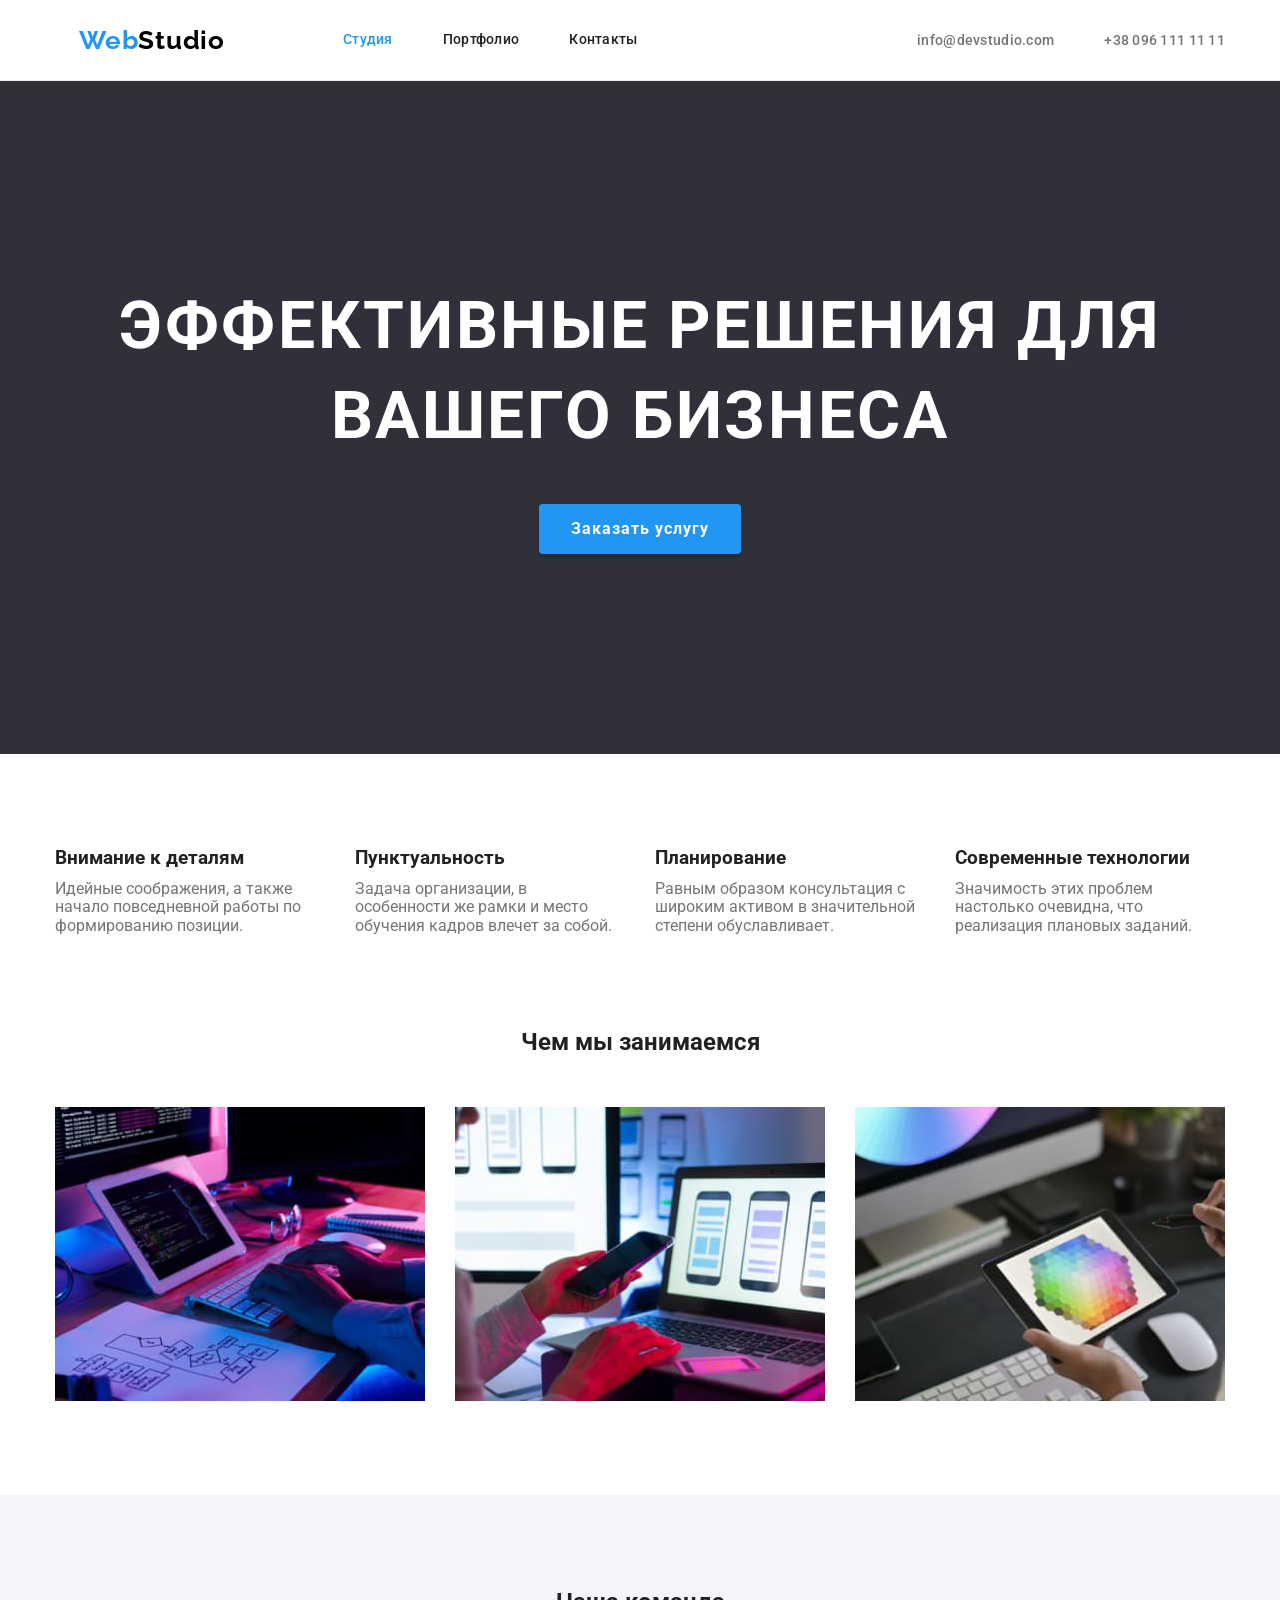
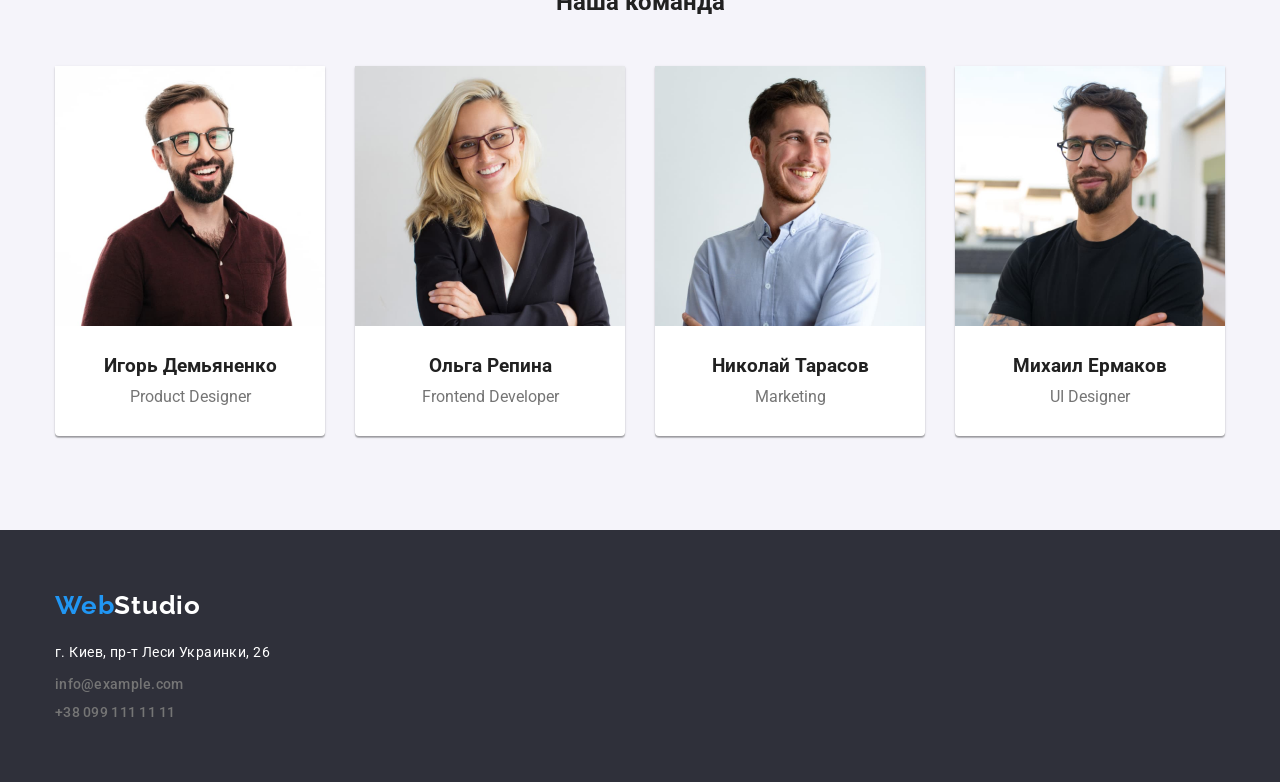
<file: index.html>
<!DOCTYPE html>
<html lang="ru">
  <head>
    <meta charset="UTF-8" />
    <meta http-equiv="X-UA-Compatible" content="IE=edge" />
    <meta name="viewport" content="width=device-width, initial-scale=1.0" />
    <title>WebStudio</title>
    <link
      rel="stylesheet"
      href="https://cdnjs.cloudflare.com/ajax/libs/modern-normalize/1.1.0/modern-normalize.min.css"
      integrity="sha512-wpPYUAdjBVSE4KJnH1VR1HeZfpl1ub8YT/NKx4PuQ5NmX2tKuGu6U/JRp5y+Y8XG2tV+wKQpNHVUX03MfMFn9Q=="
      crossorigin="anonymous"
      referrerpolicy="no-referrer"
    />
    <link rel="stylesheet" href="./css/styles.css" />
    <link rel="preconnect" href="https://fonts.googleapis.com" />
    <link rel="preconnect" href="https://fonts.gstatic.com" crossorigin />
    <link
      href="https://fonts.googleapis.com/css2?family=Raleway:wght@700&family=Roboto:wght@400;500;700;900&display=swap"
      rel="stylesheet"
    />
  </head>
  <body class="main-part">
    <!-- Navigation -->
    <header class="header-section">
      <div class="container nav-container">
        <nav class="main-navigation">
          <a class="logo" href="./index.html"
            ><span class="logo-emphasis">Web</span>Studio</a
          >
          <ul class="site-nav list">
            <li class="item">
              <a class="link current" href="">Студия</a>
            </li>
            <li class="item">
              <a class="link" href="./portfolio.html">Портфолио</a>
            </li>
            <li class="item">
              <a class="link" href="">Контакты</a>
            </li>
          </ul>
        </nav>
        <!-- Contacts -->
        <ul class="list header-list">
          <li class="item">
            <a class="contacts" href="mailto:info@devstudio.com"
              >info@devstudio.com</a
            >
          </li>
          <li class="item">
            <a class="contacts" href="tel:+380961111111">+38 096 111 11 11</a>
          </li>
        </ul>
      </div>
    </header>
    <main>
      <!-- Hero -->
      <section class="hero section">
        <div class="container">
          <h1 class="hero-title">Эффективные решения для вашего бизнеса</h1>
          <button class="modal-button" type="button">Заказать услугу</button>
        </div>
      </section>
      <!-- Advantages section -->
      <section class="section">
        <div class="container">
          <ul class="list advantages">
            <li class="advantage-item">
              <h3 class="section-item studio">Внимание к деталям</h3>
              <p class="description-item">
                Идейные соображения, а также начало повседневной работы по
                формированию позиции.
              </p>
            </li>
            <li class="advantage-item">
              <h3 class="section-item studio">Пунктуальность</h3>
              <p class="description-item">
                Задача организации, в особенности же рамки и место обучения
                кадров влечет за собой.
              </p>
            </li>
            <li class="advantage-item">
              <h3 class="section-item studio">Планирование</h3>
              <p class="description-item">
                Равным образом консультация с широким активом в значительной
                степени обуславливает.
              </p>
            </li>
            <li class="advantage-item">
              <h3 class="section-item studio">Современные технологии</h3>
              <p class="description-item">
                Значимость этих проблем настолько очевидна, что реализация
                плановых заданий.
              </p>
            </li>
          </ul>
        </div>
      </section>
      <!-- Offer section -->
      <section class="section section-offer">
        <div class="container">
          <h2 class="section-item heading">Чем мы занимаемся</h2>
          <ul class="list flex-offers">
            <li class="offer-img">
              <img
                src="./images/coding.jpg"
                alt="Написание кода"
                width="370"
                height="294"
              />
            </li>
            <li class="offer-img">
              <img
                src="./images/adapting.jpg"
                alt="Адаптация под мобильные устройства"
                width="370"
                height="294"
              />
            </li>
            <li class="offer-img">
              <img
                src="./images/styling.jpg"
                alt="Стилизирование"
                width="370"
                height="294"
              />
            </li>
          </ul>
        </div>
      </section>
      <!-- Team section -->
      <section class="section-team section">
        <div class="container">
          <h2 class="section-item heading">Наша команда</h2>
          <ul class="list flex-team">
            <li class="flex-member">
              <img
                class="member-photo"
                src="./images/demyanenko.jpg"
                alt="Игорь Демьяненко"
                width="270"
                height="260"
              />
              <div class="member-card">
                <h3 class="section-item team">Игорь Демьяненко</h3>
                <p class="description-item position" lang="en">
                  Product Designer
                </p>
              </div>
            </li>
            <li class="flex-member">
              <img
                class="member-photo"
                src="./images/repina.jpg"
                alt="Ольга Репина"
                width="270"
                height="260"
              />
              <div class="member-card">
                <h3 class="section-item team">Ольга Репина</h3>
                <p class="description-item position" lang="en">
                  Frontend Developer
                </p>
              </div>
            </li>
            <li class="flex-member">
              <img
                class="member-photo"
                src="./images/tarasov.jpg"
                alt="Николай Тарасов"
                width="270"
                height="260"
              />
              <div class="member-card">
                <h3 class="section-item team">Николай Тарасов</h3>
                <p class="description-item position" lang="en">Marketing</p>
              </div>
            </li>
            <li class="flex-member">
              <img
                class="member-photo"
                src="./images/yermakov.jpg"
                alt="Михаил Ермаков"
                width="270"
                height="260"
              />
              <div class="member-card">
                <h3 class="section-item team">Михаил Ермаков</h3>
                <p class="description-item position" lang="en">UI Designer</p>
              </div>
            </li>
          </ul>
        </div>
      </section>
    </main>
    <!-- Footer -->
    <footer class="footer-section">
      <div class="container">
        <a class="logo-footer" href="./index.html"
          ><span class="logo-emphasis">Web</span>Studio</a
        >
        <address>
          <ul class="list">
            <li class="footer-contact">
              <a class="adress" href="https://goo.gl/maps/RZzK3HeGXn62apEB7"
                >г. Киев, пр-т Леси Украинки, 26</a
              >
            </li>
            <li class="footer-contact">
              <a class="contacts email" href="mailto:info@example.com"
                >info@example.com</a
              >
            </li>
            <li>
              <a class="contacts" href="tel:+380991111111">+38 099 111 11 11</a>
            </li>
          </ul>
        </address>
      </div>
    </footer>
  </body>
</html>
</file>
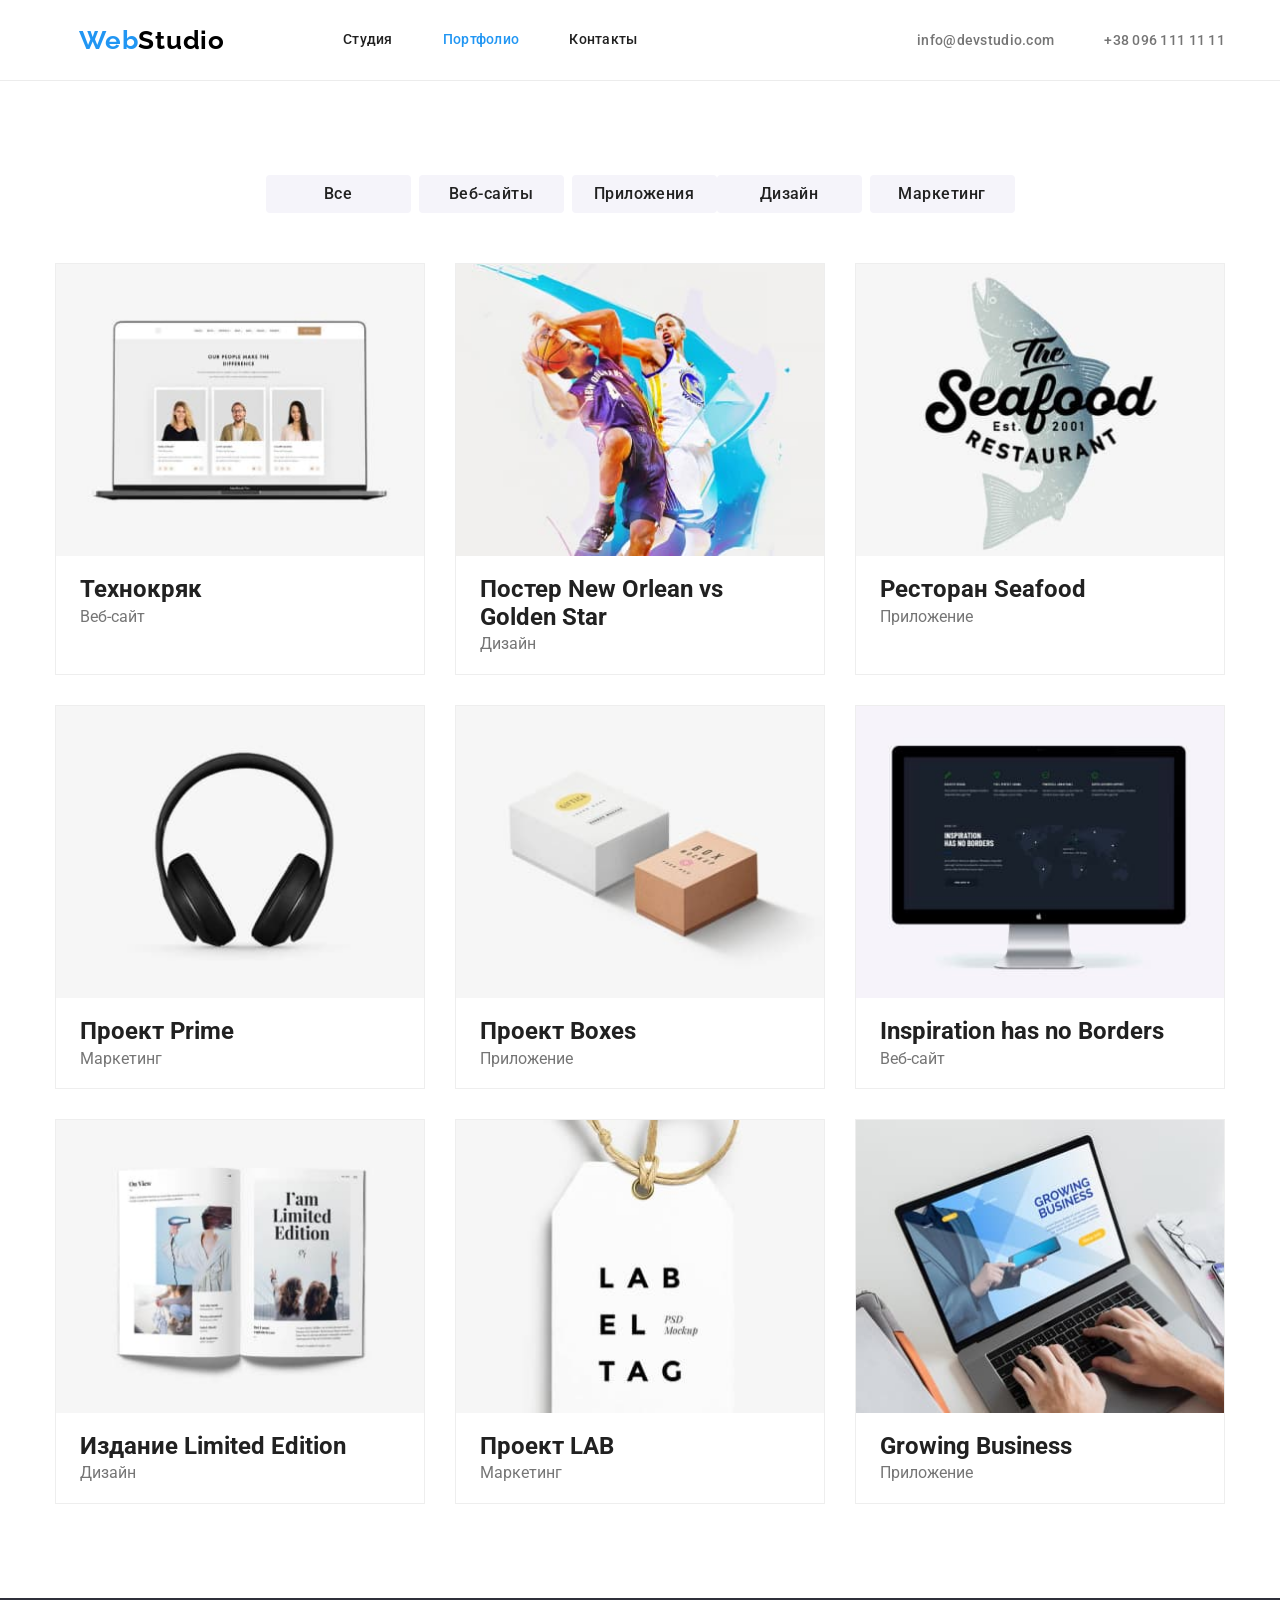
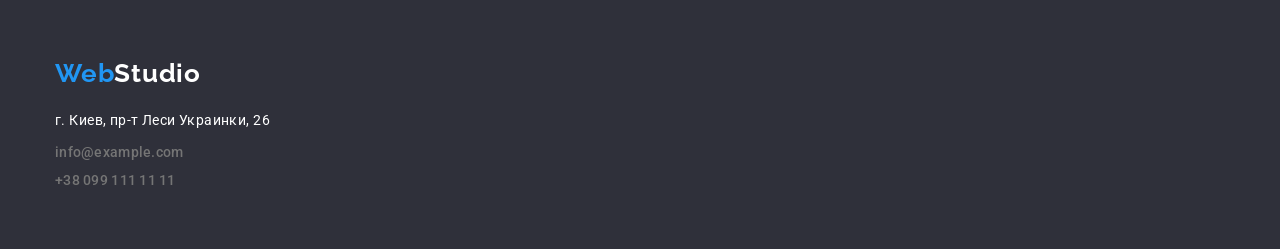
<file: portfolio.html>
<!DOCTYPE html>
<html lang="ru">
  <head>
    <meta charset="UTF-8" />
    <meta http-equiv="X-UA-Compatible" content="IE=edge" />
    <meta name="viewport" content="width=device-width, initial-scale=1.0" />
    <title>Portfolio</title>
    <link
      rel="stylesheet"
      href="https://cdnjs.cloudflare.com/ajax/libs/modern-normalize/1.1.0/modern-normalize.min.css"
      integrity="sha512-wpPYUAdjBVSE4KJnH1VR1HeZfpl1ub8YT/NKx4PuQ5NmX2tKuGu6U/JRp5y+Y8XG2tV+wKQpNHVUX03MfMFn9Q=="
      crossorigin="anonymous"
      referrerpolicy="no-referrer"
    />
    <link rel="stylesheet" href="./css/styles.css" />
    <link rel="preconnect" href="https://fonts.googleapis.com" />
    <link rel="preconnect" href="https://fonts.gstatic.com" crossorigin />
    <link
      href="https://fonts.googleapis.com/css2?family=Raleway:wght@700&family=Roboto:wght@400;500;700;900&display=swap"
      rel="stylesheet"
    />
  </head>
  <!-- Navigation -->
  <body class="main-part">
    <header class="header-section">
      <div class="container nav-container">
        <nav class="main-navigation">
          <a class="logo" href="./index.html"
            ><span class="logo-emphasis">Web</span>Studio</a
          >
          <ul class="site-nav list">
            <li class="item">
              <a class="link" href="./index.html">Студия</a>
            </li>
            <li class="item">
              <a class="link current" href="./portfolio.html">Портфолио</a>
            </li>
            <li class="item">
              <a class="link" href="">Контакты</a>
            </li>
          </ul>
        </nav>
        <!-- Contacts -->
        <ul class="list header-list">
          <li class="item">
            <a class="contacts" href="mailto:info@devstudio.com"
              >info@devstudio.com</a
            >
          </li>
          <li class="item">
            <a class="contacts" href="tel:+380961111111">+38 096 111 11 11</a>
          </li>
        </ul>
      </div>
    </header>
    <main>
      <!-- Filter buttons -->
      <section class="section-portfolio">
        <div class="container">
          <ul class="list flex-buttons">
            <li class="flex-button">
              <button class="filter-button" type="button">Все</button>
            </li>
            <li class="flex-button">
              <button class="filter-button" type="button">Веб-сайты</button>
            </li>
            <li>
              <button class="filter-button" type="button">Приложения</button>
            </li>
            <li class="flex-button">
              <button class="filter-button" type="button">Дизайн</button>
            </li>
            <li class="flex-button">
              <button class="filter-button" type="button">Маркетинг</button>
            </li>
          </ul>
          <!-- Projects -->
          <ul class="list flex-portfolio">
            <li class="flex-element">
              <img
                class="project-img"
                src="./images/tehnokryak.jpg"
                alt="Ноутбук с открытым проектом"
                width="370"
                height="294"
              />
              <div class="project-card">
                <h2 class="section-item portfolio">Технокряк</h2>
                <p class="description-item">Веб-сайт</p>
              </div>
            </li>
            <li class="flex-element">
              <img
                class="project-img"
                src="./images/poster.jpg"
                alt="Постер с баскетболистами"
                width="370"
                height="294"
              />
              <div class="project-card">
                <h2 class="section-item portfolio">
                  Постер New Orlean vs Golden Star
                </h2>
                <p class="description-item">Дизайн</p>
              </div>
            </li>
            <li class="flex-element">
              <img
                class="project-img"
                src="./images/seafood.jpg"
                alt="Ресторан морепродуктов"
                width="370"
                height="294"
              />
              <div class="project-card">
                <h2 class="section-item portfolio">Ресторан Seafood</h2>
                <p class="description-item">Приложение</p>
              </div>
            </li>
            <li class="flex-element">
              <img
                class="project-img"
                src="./images/prime.jpg"
                alt="Наушники"
                width="370"
                height="294"
              />
              <div class="project-card">
                <h2 class="section-item portfolio">Проект Prime</h2>
                <p class="description-item">Маркетинг</p>
              </div>
            </li>
            <li class="flex-element">
              <img
                class="project-img"
                src="./images/boxes.jpg"
                alt="Две коробки"
                width="370"
                height="294"
              />
              <div class="project-card">
                <h2 class="section-item portfolio">Проект Boxes</h2>
                <p class="description-item">Приложение</p>
              </div>
            </li>
            <li class="flex-element">
              <img
                class="project-img"
                src="./images/no-borders.jpg"
                alt="Экран компьютера"
                width="370"
                height="294"
              />
              <div class="project-card">
                <h2 class="section-item portfolio" lang="en">
                  Inspiration has no Borders
                </h2>
                <p class="description-item">Веб-сайт</p>
              </div>
            </li>
            <li class="flex-element">
              <img
                class="project-img"
                src="./images/limited-edition.jpg"
                alt="Открытый журнал"
                width="370"
                height="294"
              />
              <div class="project-card">
                <h2 class="section-item portfolio">Издание Limited Edition</h2>
                <p class="description-item">Дизайн</p>
              </div>
            </li>
            <li class="flex-element">
              <img
                class="project-img"
                src="./images/lab.jpg"
                alt="Бирка"
                width="370"
                height="294"
              />
              <div class="project-card">
                <h2 class="section-item portfolio">Проект LAB</h2>
                <p class="description-item">Маркетинг</p>
              </div>
            </li>
            <li class="flex-element">
              <img
                class="project-img"
                src="./images/business.jpg"
                alt="Ноутбук в процессе работы"
                width="370"
                height="294"
              />
              <div class="project-card">
                <h2 class="section-item portfolio" lang="en">
                  Growing Business
                </h2>
                <p class="description-item">Приложение</p>
              </div>
            </li>
          </ul>
        </div>
      </section>
    </main>
    <!-- Footer -->
    <footer class="footer-section">
      <div class="container">
        <a class="logo-footer" href="./index.html"
          ><span class="logo-emphasis">Web</span>Studio</a
        >
        <address>
          <ul class="list">
            <li class="footer-contact">
              <a class="adress" href="https://goo.gl/maps/RZzK3HeGXn62apEB7"
                >г. Киев, пр-т Леси Украинки, 26</a
              >
            </li>
            <li class="footer-contact">
              <a class="contacts email" href="mailto:info@example.com"
                >info@example.com</a
              >
            </li>
            <li>
              <a class="contacts" href="tel:+380991111111">+38 099 111 11 11</a>
            </li>
          </ul>
        </address>
      </div>
    </footer>
  </body>
</html>
</file>
<file: css/styles.css>
:root {
  --primary-text-color: #212121;
  --secondary-text-color: #757575;
  --accent-color: #2196f3;
  --logo-color: #000000;
  --footer-logo: #ffffff;
  --buttons-color: #f5f4fa;
  --footer-contacts-color: rgba(255, 255, 255, 0.6);
  --team-background-color: #f5f4fa;
  --hero-footer-background-color: #2f303a;
  --primary-background: #ffffff;
  --hero-color: #ffffff;
}
.list {
  list-style: none;
}
.main-part {
  background-color: var(--primary-background);
  color: var(--primary-text-color);
  font-family: Roboto, sans-serif;
}
h1,
h2,
h3,
h4,
h5,
h6,
p {
  margin-top: 0;
  margin-bottom: 0;
}
ul,
ol {
  margin-top: 0;
  margin-bottom: 0;
  padding-left: 0;
}
img {
  display: block;
  width: 100%;
  height: auto;
}
.container {
  width: 1200px;
  padding-left: 15px;
  padding-right: 15px;
  margin-left: auto;
  margin-right: auto;
}
.section {
  padding: 94px 0px 0px;
}
.section-portfolio {
  padding: 94px 0;
}

/* Header */
.header-section {
  border-bottom: 1px solid #ececec;
}
.nav-container {
  display: flex;
  align-items: center;
}
.header-list {
  display: flex;
  align-items: center;
  margin-left: auto;
}

/* Logo */
.logo {
  margin-right: 94px;
  padding: 24px;

  color: var(--logo-color);
  font-family: Raleway, sans-serif;
  font-weight: 700;
  font-size: 26px;
  line-height: 1.19;
  letter-spacing: 0.03em;
  text-decoration: none;
}
.logo-emphasis {
  color: var(--accent-color);
}
/* Site navigation */
.main-navigation {
  display: flex;
  align-items: center;
}
.site-nav {
  display: flex;
}
.site-nav .link {
  display: block;
  padding: 32px 0px;

  color: var(--primary-text-color);
  font-weight: 500;
  font-size: 14px;
  line-height: 1.14;
  letter-spacing: 0.02em;
  text-decoration: none;
}
.site-nav .link:hover,
.site-nav .link:focus {
  color: var(--accent-color);
}
.site-nav .link.current {
  color: var(--accent-color);
}
.site-nav .item:not(:last-child) {
  margin-right: 50px;
}
.header-list {
  margin-left: auto;
  display: flex;
}
.header-list .contacts {
  padding: 32px 0px;
}
.header-list .item:not(:last-child) {
  margin-right: 50px;
}
.contacts {
  color: var(--secondary-text-color);
  font-weight: 500;
  font-size: 14px;
  font-style: normal;
  line-height: 1.14;
  letter-spacing: 0.02em;
  text-decoration: none;
}
.contacts:hover,
.contacts:focus {
  color: var(--accent-color);
}
.footer-contacts {
  color: var(--footer-contacts-color);
}
/* Section hero */
.hero {
  padding: 200px 0px;

  background-color: var(--hero-footer-background-color);
  color: var(--hero-color);
  font-weight: 900;
  font-size: 44px;
  line-height: 1.36;
  text-align: center;
  letter-spacing: 0.06em;
  text-transform: uppercase;
}
.hero-title {
  margin-bottom: 30px;
}
.modal-button {
  border-radius: 4px;
  padding: 10px 32px;
  min-width: 200px;
  box-shadow: 0px 4px 4px rgba(0, 0, 0, 0.15);
  border-style: none;

  background-color: var(--accent-color);
  color: var(--hero-color);
  font-weight: 700;
  font-size: 16px;
  line-height: 1.87;
  text-align: center;
  letter-spacing: 0.06em;
  cursor: pointer;
}
/* Sections */
.heading {
  text-align: center;
}
.list .studio {
  margin-bottom: 10px;
}
.list .team {
  margin-bottom: 10px;
}
.list .portfolio {
  margin-bottom: 4px;
}
.description-item {
  color: var(--secondary-text-color);
}
.container .heading {
  margin-bottom: 50px;
}
/* Advantages section */
.list-advantage {
  display: flex;
}
.advantages {
  display: flex;
  padding-bottom: 94px 0px;
}
.advantage-item {
  width: 270px;
}
.advantage-item:not(:last-child) {
  margin-right: 30px;
}
/* Offers section */
.section-offer {
  padding-bottom: 94px;
}
.flex-offers {
  display: flex;
}
.offer-img:not(:last-child) {
  margin-right: 30px;
}
.section-item {
  color: var(--primary-text-color);
}
/* Team section */
.flex-member {
  width: 270px;
  border-radius: 0px 0px 4px 4px;
  box-shadow: 0px 1px 3px rgba(0, 0, 0, 0.12), 0px 1px 1px rgba(0, 0, 0, 0.14),
    0px 2px 1px rgba(0, 0, 0, 0.2);

  background-color: #ffffff;
  text-align: center;
}
.flex-member:not(:last-child) {
  margin-right: 30px;
}
.flex-team {
  display: flex;
}
.member-card {
  padding: 30px 0px;
}
.section-team {
  background-color: var(--team-background-color);
  padding-bottom: 94px;
}

/* Footer */
.footer-section {
  background-color: var(--hero-footer-background-color);
  padding: 60px 0px;
}

.logo-footer {
  margin-bottom: 20px;
  display: inline-block;

  color: var(--footer-logo);
  font-family: Raleway, sans-serif;
  font-weight: 700;
  font-size: 26px;
  line-height: 1.19;
  letter-spacing: 0.03em;
  text-decoration: none;
}
.footer-contact {
  margin-bottom: 10px;
}
.adress {
  display: inline-block;
  /* margin-bottom: 10px; */

  font-style: normal;
  color: #ffffff;
  font-size: 14px;
  line-height: 1.71;
  letter-spacing: 0.03em;
  text-decoration: none;
}
.list .email {
  display: inline-block;
  /* margin-bottom: 10px; */
}
.adress:hover,
.adress:focus {
  color: var(--accent-color);
}
/* Portfolio */
/* Filter section */
.filter-button {
  border-radius: 4px;
  padding: 6px 22px;
  min-width: 145px;
  text-align: center;
  border-style: none;
  display: inline-block;

  color: var(--primary-text-color);
  background-color: var(--buttons-color);
  font-family: inherit;
  font-weight: 500;
  font-size: 16px;
  line-height: 1.62;
  letter-spacing: 0.03em;
  cursor: pointer;
}
.filter-button:hover,
.filter-button:focus {
  background-color: var(--accent-color);
  color: #ffffff;
  box-shadow: 0px 3px 1px rgba(0, 0, 0, 0.1), 0px 1px 2px rgba(0, 0, 0, 0.08),
    0px 2px 2px rgba(0, 0, 0, 0.12);
}
.flex-buttons {
  display: flex;
  justify-content: center;
}
.flex-button {
  margin-bottom: 50px;
}
.flex-button:not(:last-child) {
  margin-right: 8px;
}
.flex-element .portfolio {
  padding: 0px 24px;
}
.flex-element .description-item {
  padding: 0px 24px;
}
.project-card {
  padding: 20px 0px;
}
.flex-portfolio {
  display: flex;
  flex-wrap: wrap;
}
.flex-element {
  width: 370px;
  margin-right: 30px;
  margin-bottom: 30px;
  border: 1px solid #eeeeee;
}
.flex-element:nth-child(3n) {
  margin-right: 0px;
}
.flex-element:nth-last-child(-n + 3) {
  margin-bottom: 0px;
}
</file>
